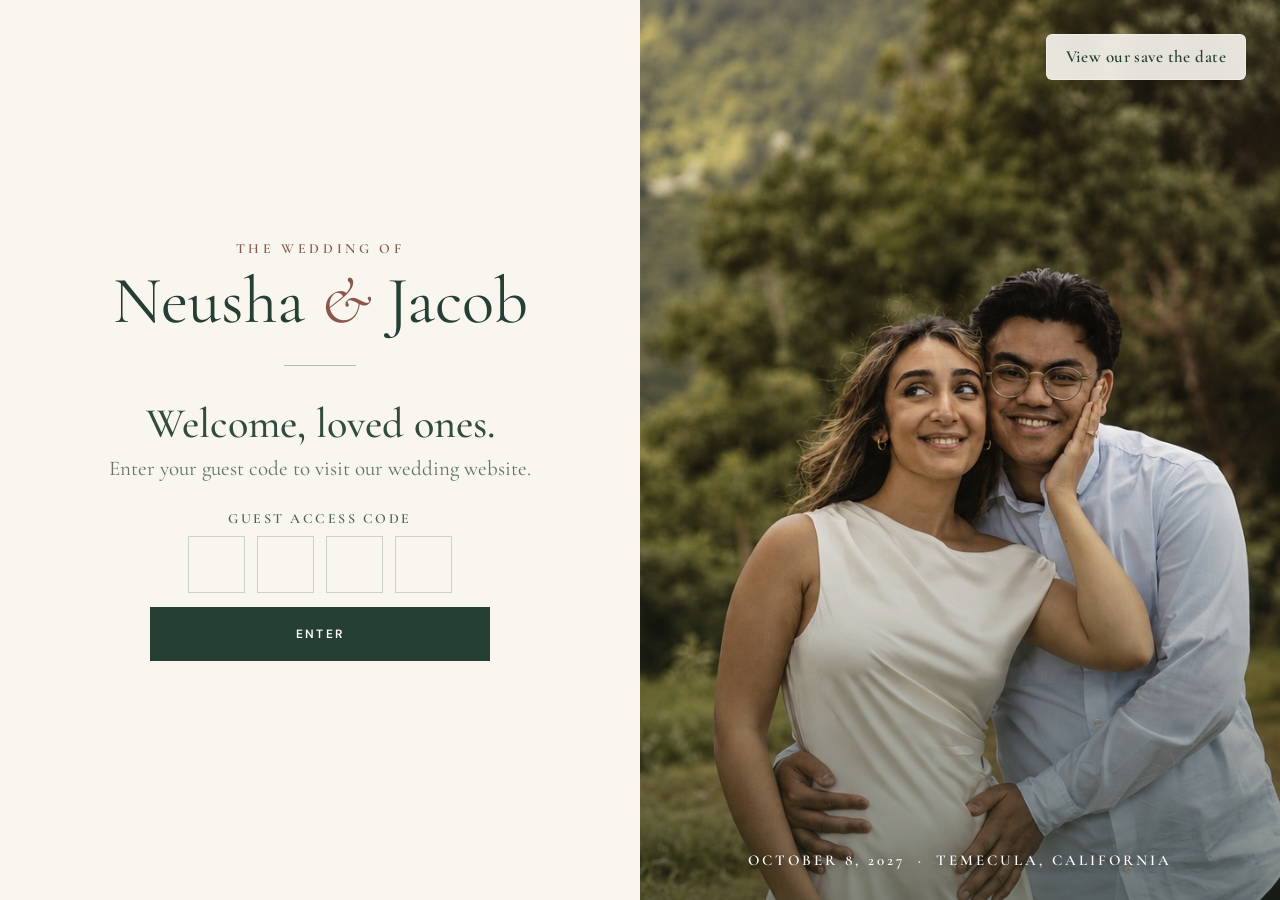
<file: index.html>
<!doctype html>
<html lang="en">

<head>
  <meta charset="utf-8">
  <meta name="viewport" content="width=device-width, initial-scale=1">
  <meta name="theme-color" content="#f8f6ef">
  <link rel="icon" href="/favicon.ico?v=3" sizes="16x16 32x32 48x48">
  <link rel="icon" type="image/png" href="/assets/favicon-32.png?v=3" sizes="32x32">
  <link rel="icon" type="image/png" href="/assets/favicon-192.png?v=3" sizes="192x192">
  <link rel="apple-touch-icon" href="/assets/apple-touch-icon.png?v=3" sizes="180x180">
  <title>Neusha &amp; Jacob | Our Wedding</title>
  <meta name="description" content="The wedding website for Neusha and Jacob. Enter your guest code for updates about our celebration in Temecula, California.">
  <meta property="og:type" content="website">
  <meta property="og:url" content="https://neushaandjacob.com/">
  <meta property="og:site_name" content="Neusha &amp; Jacob">
  <meta property="og:title" content="Neusha &amp; Jacob">
  <meta property="og:description" content="October 8, 2027 · Temecula, California">
  <meta property="og:image" content="https://neushaandjacob.com/assets/save-the-date-social-v2.jpg">
  <meta property="og:image:type" content="image/jpeg">
  <meta property="og:image:width" content="1536">
  <meta property="og:image:height" content="1024">
  <meta property="og:image:alt" content="Save the date: Neusha and Jacob, October 8, 2027, Temecula, California.">
  <meta name="twitter:card" content="summary_large_image">
  <meta name="twitter:image" content="https://neushaandjacob.com/assets/save-the-date-social-v2.jpg">
  <link rel="canonical" href="https://neushaandjacob.com/">
  <link rel="stylesheet" href="gate.css?v=9">
  <script src="gate.js?v=2" defer></script>
</head>

<body>
  <div class="entry-layout">
    <div class="photo-panel">
      <img src="assets/save-the-date-hero-color.jpg" alt="Neusha and Jacob together outdoors" fetchpriority="high">
      <a class="save-date-link" href="savethedate/">View our save the date</a>
      <span class="photo-caption">October 8, 2027 <span aria-hidden="true">·</span> Temecula, California</span>
      <div class="mobile-hero-content">
        <p class="mobile-hero-eyebrow">The wedding of</p>
        <h1>Neusha &amp;<br>Jacob</h1>
        <p class="mobile-hero-date">October 8, 2027</p>
        <p class="mobile-hero-location">Temecula, California</p>
      </div>
    </div>

    <main class="gate-panel">
      <div class="gate-content">
        <div class="gate-heading">
          <p class="eyebrow">The wedding of</p>
          <h1>Neusha <span>&amp;</span> Jacob</h1>
          <span class="divider" aria-hidden="true"></span>
        </div>

        <section id="gate-locked" aria-labelledby="gate-title">
          <h2 id="gate-title">Welcome, loved ones.</h2>
          <p class="intro">Enter your guest code to visit our wedding website.</p>
          <form id="access-form" action="#" method="post">
            <label id="guest-code-label" for="guest-code-1">Guest access code</label>
            <div class="code-digits" role="group" aria-labelledby="guest-code-label">
              <input class="code-digit" id="guest-code-1" name="digit1" type="password" inputmode="numeric" autocomplete="off" maxlength="1" pattern="[0-9]" aria-label="Guest code digit 1 of 4" aria-describedby="code-error" required>
              <input class="code-digit" name="digit2" type="password" inputmode="numeric" autocomplete="off" maxlength="1" pattern="[0-9]" aria-label="Guest code digit 2 of 4" aria-describedby="code-error" required>
              <input class="code-digit" name="digit3" type="password" inputmode="numeric" autocomplete="off" maxlength="1" pattern="[0-9]" aria-label="Guest code digit 3 of 4" aria-describedby="code-error" required>
              <input class="code-digit" name="digit4" type="password" inputmode="numeric" autocomplete="off" maxlength="1" pattern="[0-9]" aria-label="Guest code digit 4 of 4" aria-describedby="code-error" required>
            </div>
            <p id="code-error" class="code-error" role="alert" hidden>That code isn't quite right. Please try again.</p>
            <button type="submit">Enter</button>
          </form>
        </section>

        <section id="gate-unlocked" aria-labelledby="welcome-title" hidden>
          <p class="eyebrow unlocked-eyebrow">You're in</p>
          <h2 id="welcome-title" tabindex="-1">We're so glad you're here.</h2>
          <p class="intro">Our wedding website is coming soon. We can't wait to share more of the day with you.</p>
        </section>

      </div>
    </main>
  </div>
</body>

</html>
</file>
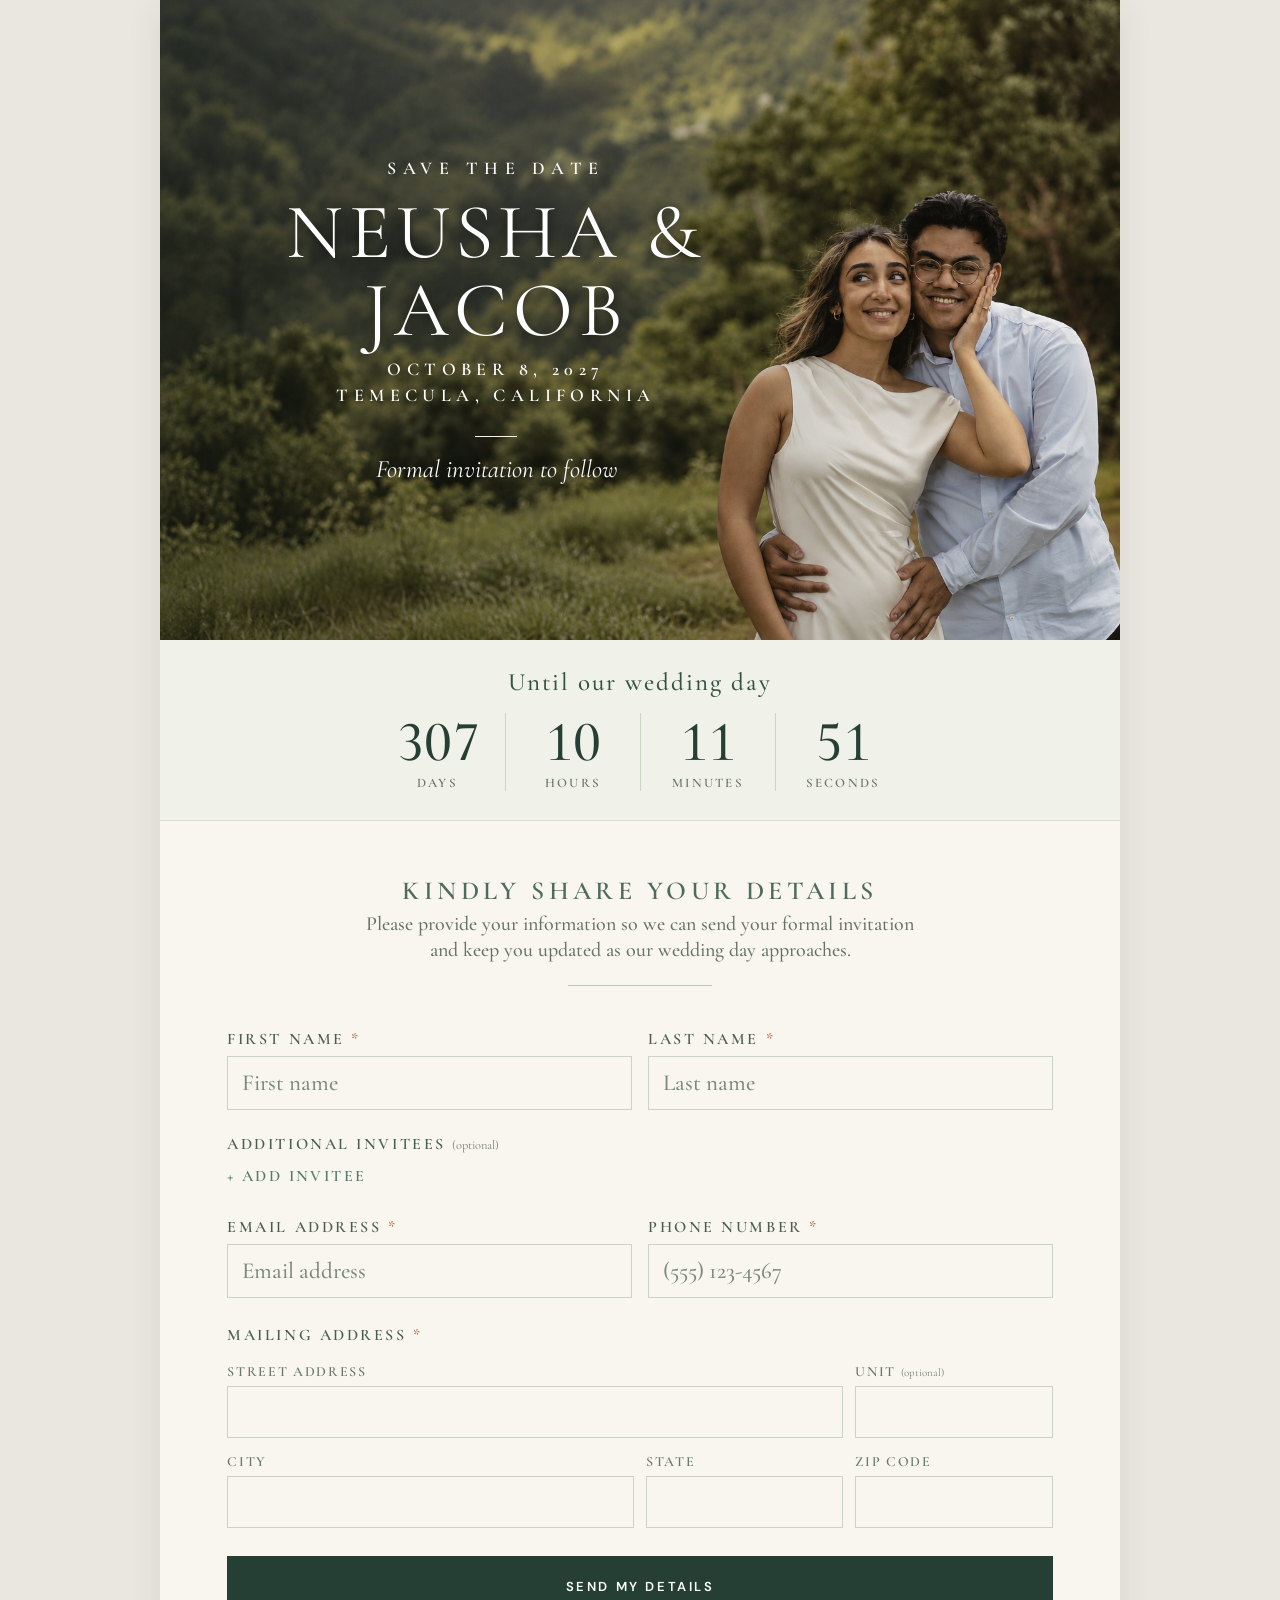
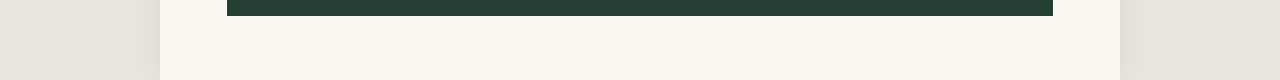
<file: savethedate/index.html>
<!doctype html>
<html lang="en">

<head>
  <meta charset="utf-8">
  <meta name="viewport" content="width=device-width, initial-scale=1">
  <meta name="theme-color" content="#f8f6ef">
  <link rel="icon" href="/favicon.ico?v=3" sizes="16x16 32x32 48x48">
  <link rel="icon" type="image/png" href="/assets/favicon-32.png?v=3" sizes="32x32">
  <link rel="icon" type="image/png" href="/assets/favicon-192.png?v=3" sizes="192x192">
  <link rel="apple-touch-icon" href="/assets/apple-touch-icon.png?v=3" sizes="180x180">
  <title>Neusha &amp; Jacob | Save the Date</title>
  <meta name="description" content="Save the date for Neusha and Jacob's wedding on October 8, 2027 in Temecula, California. Share your details for a formal invitation.">
  <meta property="og:title" content="Neusha &amp; Jacob | Save the Date">
  <meta property="og:description" content="October 8, 2027 · Temecula, California">
  <meta property="og:type" content="website">
  <meta property="og:url" content="https://neushaandjacob.com/savethedate/">
  <meta property="og:site_name" content="Neusha &amp; Jacob">
  <meta property="og:image" content="https://neushaandjacob.com/assets/save-the-date-social-v2.jpg">
  <meta property="og:image:type" content="image/jpeg">
  <meta property="og:image:width" content="1536">
  <meta property="og:image:height" content="1024">
  <meta property="og:image:alt" content="Save the date: Neusha and Jacob, October 8, 2027, Temecula, California.">
  <meta name="twitter:card" content="summary_large_image">
  <meta name="twitter:image" content="https://neushaandjacob.com/assets/save-the-date-social-v2.jpg">
  <link rel="canonical" href="https://neushaandjacob.com/savethedate/">
  <link rel="stylesheet" href="../styles.css">
  <script src="../script.js?v=2" defer></script>
</head>

<body>
  <div class="site-shell">
    <header class="hero">
      <img class="hero-image" src="../assets/save-the-date-hero-color.jpg" alt="Neusha and Jacob embracing outdoors"
        fetchpriority="high">
      <div class="hero-content">
        <p class="hero-eyebrow">Save the date</p>
        <h1>Neusha &amp; Jacob</h1>
        <p class="hero-date">October 8, 2027</p>
        <p class="hero-location">Temecula, California</p>
        <span class="hero-rule" aria-hidden="true"></span>
        <p class="hero-note">Formal invitation to follow</p>
      </div>
    </header>

    <section class="countdown" aria-labelledby="countdown-title">
      <h2 id="countdown-title">Until our wedding day</h2>
      <div class="countdown-clock" role="timer" aria-label="Time until October 8, 2027 in Temecula">
        <div class="countdown-part"><span id="countdown-days" class="countdown-value">—</span><span
            class="countdown-label">Days</span></div>
        <div class="countdown-part"><span id="countdown-hours" class="countdown-value">—</span><span
            class="countdown-label">Hours</span></div>
        <div class="countdown-part"><span id="countdown-minutes" class="countdown-value">—</span><span
            class="countdown-label">Minutes</span></div>
        <div class="countdown-part"><span id="countdown-seconds" class="countdown-value">—</span><span
            class="countdown-label">Seconds</span></div>
      </div>
      <p id="countdown-finished" class="countdown-finished" hidden>Today is the day!</p>
    </section>

    <main class="reply-card">
      <div class="form-intro">
        <h2>Kindly share your details</h2>
        <p>Please provide your information so we can send your formal invitation and keep you updated as our wedding day
          approaches.</p>
        <span class="intro-rule" aria-hidden="true"></span>
      </div>

      <form id="reply-form"
        action="https://script.google.com/macros/s/AKfycbzn9w71gZw46baMnlNlrCuy83piSMSBPaMJ6AhQome-Yt2a763Q0mrGPFCvcsf-FSKVHQ/exec"
        method="post" accept-charset="UTF-8">
        <div class="name-fields">
          <div class="form-field name-field">
            <label for="first-name">First name <span class="required" aria-hidden="true">*</span></label>
            <input id="first-name" name="firstName" type="text" autocomplete="given-name" placeholder="First name"
              required>
          </div>
          <div class="form-field name-field">
            <label for="last-name">Last name <span class="required" aria-hidden="true">*</span></label>
            <input id="last-name" name="lastName" type="text" autocomplete="family-name" placeholder="Last name"
              required>
          </div>
        </div>

        <div class="form-field invitees-field">
          <p class="invitees-label">Additional invitees <span class="optional">(optional)</span></p>
          <div id="invitees-list"></div>
          <button type="button" class="add-invitee-button" id="add-invitee">+ Add invitee</button>
        </div>

        <template id="invitee-template">
          <div class="invitee-entry" role="group">
            <div class="invitee-name-fields">
              <div class="form-field name-field">
                <label>First name <span class="required" aria-hidden="true">*</span></label>
                <input class="invitee-first-name" name="inviteeFirstName" type="text" autocomplete="off" required>
              </div>
              <div class="form-field name-field">
                <label>Last name <span class="required" aria-hidden="true">*</span></label>
                <input class="invitee-last-name" name="inviteeLastName" type="text" autocomplete="off" required>
              </div>
            </div>
            <button type="button" class="remove-invitee-button" aria-label="Remove additional invitee"></button>
          </div>
        </template>

        <div class="contact-fields">
          <div class="form-field email-field">
            <label for="guest-email">Email address <span class="required" aria-hidden="true">*</span></label>
            <input id="guest-email" name="email" type="email" autocomplete="email" placeholder="Email address"
              required>
          </div>

          <div class="form-field phone-field">
            <label for="guest-phone">Phone number <span class="required" aria-hidden="true">*</span></label>
            <input id="guest-phone" name="phone" type="tel" autocomplete="tel" inputmode="tel"
              placeholder="(555) 123-4567" maxlength="14" pattern="\([0-9]{3}\) [0-9]{3}-[0-9]{4}|[0-9]{10}" required>
          </div>
        </div>

      <fieldset class="form-field address-field">
          <legend>Mailing address <span class="required" aria-hidden="true">*</span></legend>
          <div class="address-inputs">
            <div class="address-input street-input">
              <label for="street-address">Street address</label>
              <input id="street-address" name="street" type="text" autocomplete="address-line1" required>
            </div>
            <div class="address-input unit-input">
              <label for="unit-number">Unit <span class="optional">(optional)</span></label>
              <input id="unit-number" name="unit" type="text" autocomplete="address-line2">
            </div>
            <div class="address-input city-input">
              <label for="city">City</label>
              <input id="city" name="city" type="text" autocomplete="address-level2" required>
            </div>
            <div class="address-input state-input">
              <label for="state">State</label>
              <input id="state" name="state" type="text" autocomplete="address-level1" maxlength="2" pattern="[A-Za-z]{2}" autocapitalize="characters" required>
            </div>
            <div class="address-input zip-input">
              <label for="zip-code">ZIP code</label>
              <input id="zip-code" name="zip" type="text" inputmode="numeric" autocomplete="postal-code" maxlength="5" pattern="[0-9]{5}" required>
            </div>
          </div>
        </fieldset>

        <input id="submission-id" name="submissionId" type="hidden">
        <div class="form-trap" aria-hidden="true">
          <label for="website">Leave this field empty</label>
          <input id="website" name="website" type="text" tabindex="-1" autocomplete="off">
        </div>

        <button class="submit-button" type="submit">Send my details</button>
        <p id="form-status" class="form-status" role="alert" hidden></p>
      </form>
    </main>
  </div>
</body>

</html>
</file>
<file: gate.css>
@import url('https://fonts.googleapis.com/css2?family=Cormorant+Garamond:ital,wght@0,400;0,500;0,600;1,400;1,500&family=DM+Sans:wght@500;600&display=swap');

:root {
  font-family: 'Cormorant Garamond', Georgia, serif;
  color: #273a33;
  background: #f8f6ef;
  font-synthesis: none;
}

* {
  box-sizing: border-box;
}

[hidden] {
  display: none !important;
}

body {
  min-width: 320px;
  min-height: 100vh;
  margin: 0;
}

button,
input {
  font: inherit;
}

.entry-layout {
  display: grid;
  grid-template-columns: minmax(0, 1fr) minmax(0, 1fr);
  min-height: 100vh;
}

.photo-panel {
  position: relative;
  grid-column: 2;
  grid-row: 1;
  min-height: 100vh;
  overflow: hidden;
  background: #334231;
}

.photo-panel img {
  position: absolute;
  inset: 0;
  width: 100%;
  height: 100%;
  object-fit: cover;
  object-position: right center;
}

.photo-panel::after {
  content: '';
  position: absolute;
  inset: 50% 0 0;
  background: linear-gradient(transparent, #17231970);
}

.photo-caption {
  position: absolute;
  z-index: 1;
  right: 34px;
  bottom: 31px;
  left: 34px;
  color: #fff;
  font-size: 15px;
  font-weight: 600;
  letter-spacing: .2em;
  text-align: center;
  text-shadow: 0 1px 8px #0008;
  text-transform: uppercase;
}

.photo-caption span {
  padding: 0 .35em;
}

.mobile-hero-content {
  display: none;
}

.gate-panel {
  display: grid;
  grid-column: 1;
  grid-row: 1;
  place-items: center;
  min-height: 100vh;
  padding: 54px clamp(28px, 5vw, 88px);
  background: #f8f6ef;
}

.gate-content {
  width: min(100%, 530px);
  container-type: inline-size;
  text-align: center;
}

.eyebrow {
  margin: 0 0 12px;
  color: #815b4c;
  font-size: 14px;
  font-weight: 600;
  letter-spacing: .26em;
  text-transform: uppercase;
}

h1 {
  margin: 0;
  color: #263f34;
  font-size: clamp(52px, 5.2vw, 83px);
  font-weight: 400;
  line-height: .96;
}

h1 span {
  color: #8b574d;
  font-style: italic;
}

.divider {
  display: block;
  width: 72px;
  height: 1px;
  margin: 32px auto 36px;
  background: #aebfb0;
}

h2 {
  margin: 0 0 9px;
  color: #314b3e;
  font-size: clamp(30px, 3.3vw, 43px);
  font-weight: 500;
  line-height: 1.05;
}

.intro {
  max-width: 410px;
  margin: 0 auto 27px;
  color: #617365;
  font-size: 21px;
  line-height: 1.3;
}

#gate-locked .intro {
  max-width: none;
  font-size: min(21px, 4.2cqi);
  white-space: nowrap;
}

#access-form {
  max-width: 340px;
  margin: 0 auto;
}

#access-form label {
  display: block;
  margin-bottom: 9px;
  color: #4c6254;
  font-size: 14px;
  font-weight: 600;
  letter-spacing: .18em;
  text-transform: uppercase;
}

.code-digits {
  display: flex;
  justify-content: center;
  gap: 12px;
}

.code-digit {
  display: block;
  width: min(57px, calc((100% - 36px) / 4));
  aspect-ratio: 1;
  min-width: 0;
  padding: 0;
  border: 1px solid #cbd3c8;
  border-radius: 0;
  outline: none;
  background: transparent;
  color: #273a33;
  font-size: 27px;
  text-align: center;
}

.code-digit:focus-visible {
  border-color: #476653;
  box-shadow: 0 0 0 3px #dce8d6;
}

.code-digit[aria-invalid='true'] {
  border-color: #a65e4b;
}

.code-error {
  margin: 10px 0 0;
  color: #a14f3d;
  font-size: 17px;
}

#access-form button {
  display: grid;
  place-items: center;
  width: 100%;
  min-height: 54px;
  margin-top: 14px;
  border: 0;
  border-radius: 0;
  background: #263f34;
  color: #fff;
  cursor: pointer;
  font-family: 'DM Sans', Arial, sans-serif;
  font-size: 12px;
  font-weight: 600;
  letter-spacing: .18em;
  text-decoration: none;
  text-transform: uppercase;
}

#access-form button:hover {
  background: #365c49;
}

#access-form button:focus-visible,
.save-date-link:focus-visible {
  outline: 3px solid #8ba98a;
  outline-offset: 3px;
}

.unlocked-eyebrow {
  margin-bottom: 10px;
}

#welcome-title {
  margin: 24px 0;
}

.save-date-link {
  position: absolute;
  z-index: 2;
  top: clamp(18px, 3vw, 34px);
  right: clamp(18px, 3vw, 34px);
  display: inline-flex;
  align-items: center;
  justify-content: center;
  min-height: 44px;
  max-width: calc(100% - 36px);
  padding: 10px 19px;
  border: 1px solid #f8f6ef99;
  border-radius: 6px;
  background: #f8f6efe8;
  color: #263f34;
  box-shadow: 0 2px 10px #0002;
  backdrop-filter: blur(8px);
  -webkit-backdrop-filter: blur(8px);
  font-family: 'Cormorant Garamond', Georgia, serif;
  font-size: 17px;
  font-weight: 600;
  line-height: 1.4;
  letter-spacing: .025em;
  text-align: center;
  text-decoration: none;
  transition: background .2s ease, box-shadow .2s ease;
}

.save-date-link:hover {
  background: #f8f6ef;
  box-shadow: 0 3px 12px #0003;
}

@media (max-width: 760px) {
  .save-date-link {
    min-height: 36px;
    padding: 7px 13px;
    font-size: 14px;
  }

  .entry-layout {
    display: flex;
    flex-direction: column;
  }

  .photo-panel {
    display: flex;
    align-items: flex-end;
    min-height: 0;
    height: clamp(420px, 110vw, 640px);
  }

  .photo-panel img {
    object-position: right center;
  }

  .photo-panel::after {
    inset: 0;
    background: linear-gradient(90deg, #111912c2 0%, #1119128c 48%, transparent 85%), linear-gradient(0deg, #11191280, transparent 60%);
  }

  .photo-caption {
    display: none;
  }

  .mobile-hero-content {
    display: block;
    position: relative;
    z-index: 1;
    width: 62%;
    margin: 0 0 28px 5%;
    color: #fff;
    text-shadow: 0 1px 12px #0008;
  }

  .mobile-hero-content h1 {
    margin: 0 0 9px;
    color: inherit;
    font-size: clamp(30px, 8vw, 45px);
    font-weight: 400;
    line-height: 1.05;
    letter-spacing: .07em;
    text-transform: uppercase;
  }

  .mobile-hero-eyebrow,
  .mobile-hero-date,
  .mobile-hero-location {
    margin: 0;
    font-size: clamp(10px, 2.3vw, 14px);
    font-weight: 600;
    line-height: 1.4;
    letter-spacing: .16em;
    text-transform: uppercase;
  }

  .mobile-hero-eyebrow {
    margin-bottom: 9px;
    letter-spacing: .2em;
  }

  .gate-heading {
    display: none;
  }

  .gate-panel {
    min-height: 0;
    padding: 43px 8% 40px;
  }

  h1 {
    font-size: clamp(45px, 11vw, 72px);
  }

  .divider {
    margin: 24px auto 26px;
  }

  .intro {
    font-size: 19px;
  }

  #gate-locked .intro {
    font-size: 19px;
    white-space: normal;
  }
}

@media (max-width: 390px) {
  h1 {
    font-size: clamp(35px, 10.5vw, 43px);
  }

  .photo-caption {
    font-size: 10px;
  }
}
</file>
<file: styles.css>
@import url('https://fonts.googleapis.com/css2?family=Cormorant+Garamond:ital,wght@0,400;0,500;0,600;1,400;1,500&family=DM+Sans:wght@600&display=swap');

:root {
  font-family: 'Cormorant Garamond', Georgia, serif;
  color: #273a33;
  background: #e9e7df;
  font-synthesis: none;
}

* {
  box-sizing: border-box;
}

body {
  min-width: 320px;
  margin: 0;
}

button,
input {
  font: inherit;
}

.site-shell {
  width: min(100%, 960px);
  margin: 0 auto;
  background: #f8f6ef;
  box-shadow: 0 6px 35px #2e302016;
}

.hero {
  position: relative;
  display: flex;
  align-items: center;
  height: clamp(400px, 75vw, 640px);
  overflow: hidden;
  color: #fff;
  background: #262823;
}

.hero-image {
  position: absolute;
  inset: 0;
  width: 100%;
  height: 100%;
  object-fit: cover;
  object-position: center;
}

.hero::after {
  content: '';
  position: absolute;
  inset: 0;
  background: linear-gradient(90deg, #11191270 0%, #151b1633 55%, transparent 85%);
}

.hero-content {
  position: relative;
  z-index: 1;
  width: 60%;
  margin-left: 5%;
  padding: 25px 0;
  text-align: center;
  text-shadow: 0 1px 12px #0008;
}

.hero-eyebrow,
.hero-date,
.hero-location {
  margin: 0;
  font-size: clamp(13px, 1.8vw, 18px);
  font-weight: 600;
  line-height: 1.4;
  letter-spacing: .3em;
  text-transform: uppercase;
}

.hero-eyebrow {
  margin-bottom: 12px;
  letter-spacing: .36em;
}

.hero h1 {
  margin: 0 0 8px;
  font-size: clamp(43px, 6.5vw, 78px);
  font-weight: 400;
  line-height: 1;
  letter-spacing: .07em;
  text-transform: uppercase;
}

.hero-rule {
  display: block;
  width: 42px;
  height: 1px;
  margin: 28px auto 17px;
  background: #f7f4e8;
}

.hero-note {
  margin: 0;
  font-size: clamp(17px, 2.3vw, 25px);
  font-style: italic;
}

.countdown {
  padding: 27px 24px 29px;
  border-bottom: 1px solid #d9ddcf;
  background: #f0f1e8;
  text-align: center;
}

.countdown-eyebrow {
  margin: 0 0 3px;
  color: #8b574d;
  font-size: 13px;
  font-weight: 600;
  letter-spacing: .24em;
  text-transform: uppercase;
}

.countdown h2 {
  margin: 0 0 16px;
  color: #345345;
  font-size: 25px;
  font-weight: 500;
  letter-spacing: .08em;
}

.countdown-clock {
  display: grid;
  grid-template-columns: repeat(4, minmax(0, 1fr));
  max-width: 540px;
  margin: 0 auto;
}

.countdown-part {
  display: flex;
  flex-direction: column;
  align-items: center;
  min-width: 0;
}

.countdown-part+.countdown-part {
  border-left: 1px solid #cbd6c5;
}

.countdown-value {
  color: #263f34;
  font-size: clamp(38px, 5vw, 57px);
  font-weight: 500;
  line-height: 1;
  font-variant-numeric: lining-nums tabular-nums;
}

.countdown-label {
  margin-top: 5px;
  color: #667568;
  font-size: 13px;
  font-weight: 600;
  letter-spacing: .17em;
  text-transform: uppercase;
}

.countdown-finished {
  margin: 14px 0 0;
  color: #345345;
  font-size: 22px;
  font-style: italic;
}

.reply-card {
  padding: 54px clamp(30px, 7%, 74px) 64px;
}

.form-intro {
  max-width: 650px;
  margin: 0 auto 43px;
  text-align: center;
}

.form-intro h2 {
  margin: 0 0 5px;
  color: #506b5d;
  font-size: clamp(19px, 2.5vw, 26px);
  font-weight: 600;
  letter-spacing: .17em;
  text-transform: uppercase;
}

.form-intro p {
  max-width: 560px;
  margin: 0 auto;
  color: #667266;
  font-size: clamp(16px, 2vw, 20px);
  font-weight: 500;
  line-height: 1.3;
}

.intro-rule {
  display: block;
  width: 144px;
  height: 1px;
  margin: 22px auto 0;
  background: #bcc8bc;
}

.form-field {
  margin: 0;
  padding: 0;
  border: 0;
}

.form-field>label,
.form-field>legend,
.invitees-label {
  display: block;
  width: 100%;
  margin: 0 0 7px;
  padding: 0;
  color: #495d50;
  font-size: clamp(13px, 1.55vw, 16px);
  font-weight: 600;
  line-height: 1.25;
  letter-spacing: .16em;
  text-transform: uppercase;
}

.required {
  color: #b66c53;
}

.form-field input[type='text'],
.form-field input[type='email'],
.form-field input[type='tel'] {
  display: block;
  width: 100%;
  height: 54px;
  padding: 8px 14px;
  border: 1px solid #cbd3c8;
  border-radius: 0;
  outline: 0;
  background: transparent;
  color: #273a33;
  font-size: 23px;
  font-weight: 500;
  line-height: 1.2;
}

.form-field input::placeholder {
  color: #7b897c;
  opacity: 1;
}

.form-field input:focus-visible {
  border-color: #476653;
  box-shadow: 0 0 0 3px #dce8d6;
}

.name-fields {
  display: grid;
  grid-template-columns: repeat(2, minmax(0, 1fr));
  gap: 16px;
  margin-bottom: 24px;
}

.name-field {
  min-width: 0;
}

.invitees-field {
  margin-bottom: 25px;
}

.invitees-label {
  margin-bottom: 6px;
}

.optional {
  color: #748275;
  font-size: .78em;
  font-weight: 400;
  letter-spacing: 0;
  text-transform: none;
}

#invitees-list:not(:empty) {
  margin-bottom: 5px;
  border-top: 1px solid #d5dcd1;
}

.invitee-entry {
  display: grid;
  grid-template-columns: minmax(0, 1fr) 36px;
  align-items: end;
  gap: 8px;
  padding: 12px 0;
}

.invitee-entry+.invitee-entry {
  border-top: 1px solid #d5dcd1;
}

.invitee-name-fields {
  display: grid;
  grid-template-columns: repeat(2, minmax(0, 1fr));
  gap: 12px;
}

.invitee-entry .form-field>label {
  margin-bottom: 5px;
  font-size: 13px;
}

.invitee-entry .form-field input[type='text'] {
  height: 48px;
  padding: 7px 10px;
  font-size: 20px;
}

.add-invitee-button,
.remove-invitee-button {
  border: 0;
  background: transparent;
  color: #557b64;
  cursor: pointer;
}

.add-invitee-button {
  padding: 6px 0;
  font-size: 16px;
  font-weight: 600;
  letter-spacing: .15em;
  text-transform: uppercase;
  transition: color .2s ease;
}

.remove-invitee-button {
  position: relative;
  width: 36px;
  min-height: 48px;
  padding: 0;
}

.remove-invitee-button::before,
.remove-invitee-button::after {
  content: '';
  position: absolute;
  top: 50%;
  left: 50%;
  width: 16px;
  height: 1px;
  background: currentColor;
}

.remove-invitee-button::before {
  transform: translate(-50%, -50%) rotate(45deg);
}

.remove-invitee-button::after {
  transform: translate(-50%, -50%) rotate(-45deg);
}

.add-invitee-button:hover,
.remove-invitee-button:hover {
  color: #263f34;
}

.add-invitee-button:focus-visible,
.remove-invitee-button:focus-visible {
  outline: 2px solid #557b64;
  outline-offset: 3px;
}

.contact-fields {
  display: grid;
  grid-template-columns: repeat(2, minmax(0, 1fr));
  gap: 16px;
  margin-bottom: 27px;
}

.address-field {
  margin-bottom: 28px;
}

.address-field>legend {
  margin-bottom: 18px;
}

.address-inputs {
  display: grid;
  grid-template-columns: repeat(4, minmax(0, 1fr));
  gap: 15px 12px;
}

.address-input {
  min-width: 0;
}

.street-input {
  grid-column: span 3;
}

.unit-input {
  grid-column: span 1;
}

.city-input {
  grid-column: span 2;
}

.state-input,
.zip-input {
  grid-column: span 1;
}

.address-input label {
  display: block;
  margin-bottom: 6px;
  color: #68796c;
  font-size: 14px;
  font-weight: 600;
  letter-spacing: .12em;
  text-transform: uppercase;
}

.form-field .address-input input {
  height: 52px;
  font-size: 21px;
}

.submit-button {
  border: 0;
  background: #263f34;
  color: #fff;
  cursor: pointer;
  font-family: 'DM Sans', Arial, sans-serif;
  font-size: 13px;
  font-weight: 600;
  letter-spacing: .2em;
  text-transform: uppercase;
}

.submit-button {
  display: flex;
  align-items: center;
  justify-content: center;
  width: 100%;
  min-height: 60px;
  padding: 15px 23px;
  text-align: center;
}

.submit-button:hover {
  background: #365c49;
}

.submit-button:focus-visible {
  outline: 3px solid #8ba98a;
  outline-offset: 3px;
}

.form-trap {
  position: absolute;
  left: -9999px;
  width: 1px;
  height: 1px;
  overflow: hidden;
}

.form-status {
  margin: 12px 0 0;
  color: #9c4d36;
  font-size: 18px;
}

@media (max-width: 600px) {
  .hero-image {
    object-position: right center;
  }

  .hero-content {
    width: 62%;
    margin-left: 3%;
  }

  .hero h1 {
    font-size: clamp(35px, 7.4vw, 45px);
  }

  .reply-card {
    padding: 44px 7% 52px;
  }
}

@media (max-width: 430px) {
  .countdown {
    padding: 23px 10px 25px;
  }

  .countdown h2 {
    font-size: 22px;
  }

  .countdown-value {
    font-size: 35px;
  }

  .countdown-label {
    font-size: 10px;
    letter-spacing: .1em;
  }

  .hero {
    align-items: flex-end;
    height: clamp(420px, 110vw, 490px);
  }

  .hero-image {
    object-position: right center;
  }

  .hero::after {
    background: linear-gradient(90deg, #111912c2 0%, #1119128c 48%, transparent 85%), linear-gradient(0deg, #11191280, transparent 60%);
  }

  .hero-content {
    width: 62%;
    margin: 0 0 26px 5%;
    padding: 0;
    text-align: left;
  }

  .hero h1 {
    margin-bottom: 9px;
    font-size: clamp(30px, 8vw, 36px);
    line-height: 1.05;
  }

  .hero-eyebrow,
  .hero-date,
  .hero-location {
    font-size: 10px;
    letter-spacing: .16em;
  }

  .hero-eyebrow {
    margin-bottom: 9px;
    letter-spacing: .2em;
  }

  .hero-rule {
    margin: 17px 0 10px;
  }

  .hero-note {
    font-size: 12px;
    line-height: 1.2;
  }

  .form-intro h2 {
    font-size: 19px;
  }

  .form-intro p {
    font-size: 17px;
  }

  .name-fields {
    grid-template-columns: repeat(2, minmax(0, 1fr));
    gap: 8px;
  }

  .contact-fields {
    gap: 8px;
  }

  .contact-fields .form-field > label {
    font-size: 12px;
    letter-spacing: .08em;
    white-space: nowrap;
  }

  .contact-fields .form-field input[type='email'],
  .contact-fields .form-field input[type='tel'] {
    padding-inline: 8px;
    font-size: 16px;
  }

  .invitee-name-fields {
    grid-template-columns: repeat(2, minmax(0, 1fr));
    gap: 8px;
  }

  .invitee-entry .form-field>label {
    font-size: 12px;
    letter-spacing: .12em;
    white-space: nowrap;
  }

  .street-input {
    grid-column: span 3;
  }

  .unit-input {
    grid-column: span 1;
  }

  .address-field>legend {
    margin-bottom: 10px;
  }

  .address-inputs {
    gap: 10px 12px;
    align-items: end;
  }

  .address-input label {
    margin-bottom: 4px;
    line-height: 1.1;
  }

  .unit-input label {
    font-size: 12px;
    letter-spacing: .08em;
  }

  .unit-input .optional {
    font-size: 10px;
  }

  .form-field .unit-input input {
    padding-inline: 8px;
    font-size: 18px;
  }

  .city-input {
    grid-column: 1 / -1;
  }

  .state-input,
  .zip-input {
    grid-column: span 2;
  }

  .submit-button {
    font-size: 11px;
  }
}
</file>
